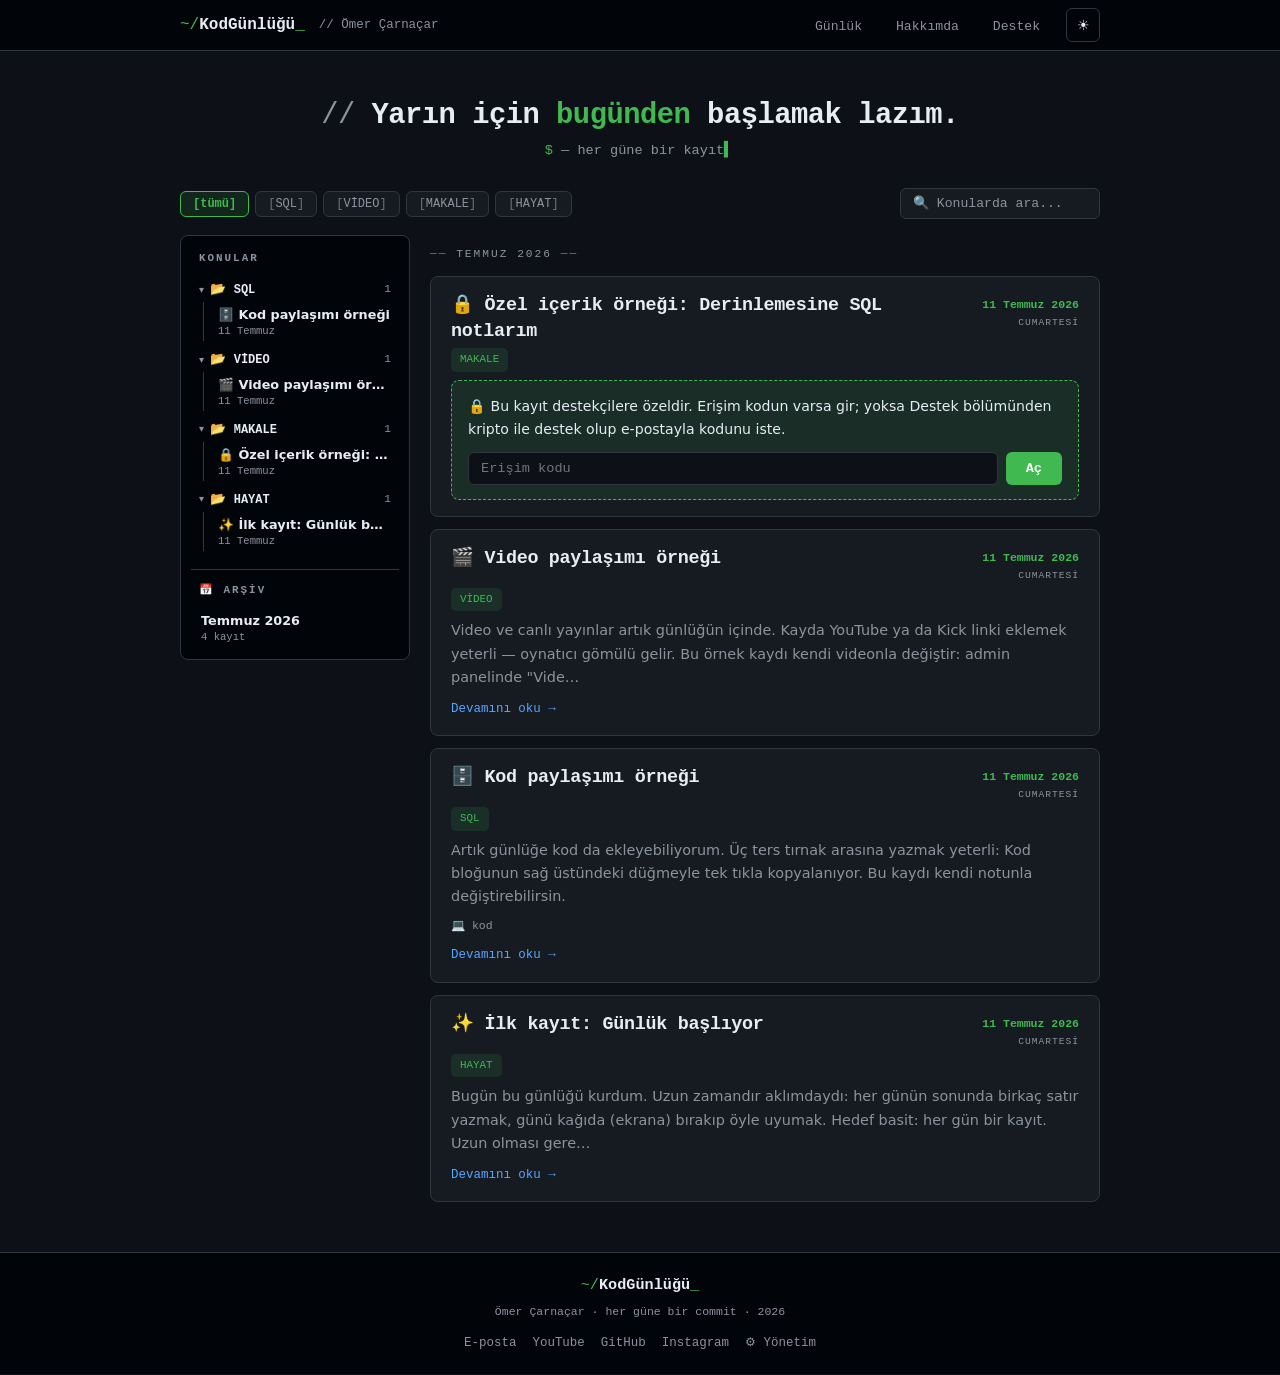
<file: index.html>
<!DOCTYPE html>
<html lang="tr" data-theme="dark">
<head>
  <meta charset="UTF-8">
  <meta name="viewport" content="width=device-width, initial-scale=1.0">
  <title>KodGünlüğü — Ömer Çarnaçar</title>
  <meta name="description" content="Ömer Çarnaçar — LOGO Tiger & Netsis ERP Yöneticisi, MCT. Bir programcının günlüğü: Microsoft, SQL, ERP ve hayat.">
  <link rel="icon" href="data:image/svg+xml,<svg xmlns='http://www.w3.org/2000/svg' viewBox='0 0 100 100'><text y='.9em' font-size='90'>🤖</text></svg>">
  <link rel="stylesheet" href="assets/style.css">
</head>
<body>

  <header class="site-header">
    <nav class="nav container">
      <a href="#" class="brand">KodGünlüğü<span class="brand-dot">_</span></a>
      <span class="brand-sig">Ömer Çarnaçar</span>
      <ul class="nav-links">
        <li><a href="index.html">Günlük</a></li>
        <li><a href="hakkimda.html">Hakkımda</a></li>
        <li><a href="destek.html">Destek</a></li>
      </ul>
      <button id="theme-toggle" class="theme-toggle" title="Tema değiştir" aria-label="Tema değiştir">☾</button>
    </nav>
  </header>

  <main>
    <!-- ============ GÜNLÜK ============ -->
    <section id="gunluk" class="section section-first container">
      <h2 class="gunluk-slogan">Yarın için <span class="vurgu">bugünden</span> başlamak lazım.</h2>
      <p class="gunluk-alt">— her güne bir kayıt</p>
      <div class="filter-row">
        <div id="category-filter" class="filter-bar"></div>
        <input id="diary-search" class="diary-search" type="search" placeholder="🔍 Konularda ara..." autocomplete="off">
      </div>
      <div class="diary-layout">
        <aside class="diary-nav">
          <div id="popular-box" class="popular-box" hidden>
            <h3 class="diary-nav-title">🔥 En Çok Okunanlar</h3>
            <ul id="popular-list" class="diary-nav-list"></ul>
          </div>
          <h3 class="diary-nav-title">Konular</h3>
          <ul id="diary-nav-list" class="diary-nav-list"></ul>
          <h3 class="diary-nav-title arsiv-baslik">📅 Arşiv</h3>
          <ul id="archive-list" class="diary-nav-list"></ul>
        </aside>
        <div id="diary-list" class="diary-list"></div>
      </div>
    </section>

  </main>

  <footer class="site-footer">
    <div class="container footer-inner">
      <p class="footer-brand">KodGünlüğü<span class="brand-dot">_</span></p>
      <p class="footer-note">Ömer Çarnaçar · her güne bir commit · <span id="year"></span></p>
      <div class="footer-links">
        <a href="mailto:omer.carnacar@outlook.com.tr">E-posta</a>
        <a href="#" title="Kendi bağlantını ekle">YouTube</a>
        <a href="#" title="Kendi bağlantını ekle">GitHub</a>
        <a href="#" title="Kendi bağlantını ekle">Instagram</a>
        <a href="admin.html" title="İçerik yönetimi">⚙ Yönetim</a>
      </div>
    </div>
  </footer>

  <script src="assets/data.js"></script>
  <script src="assets/main.js"></script>
</body>
</html>
</file>
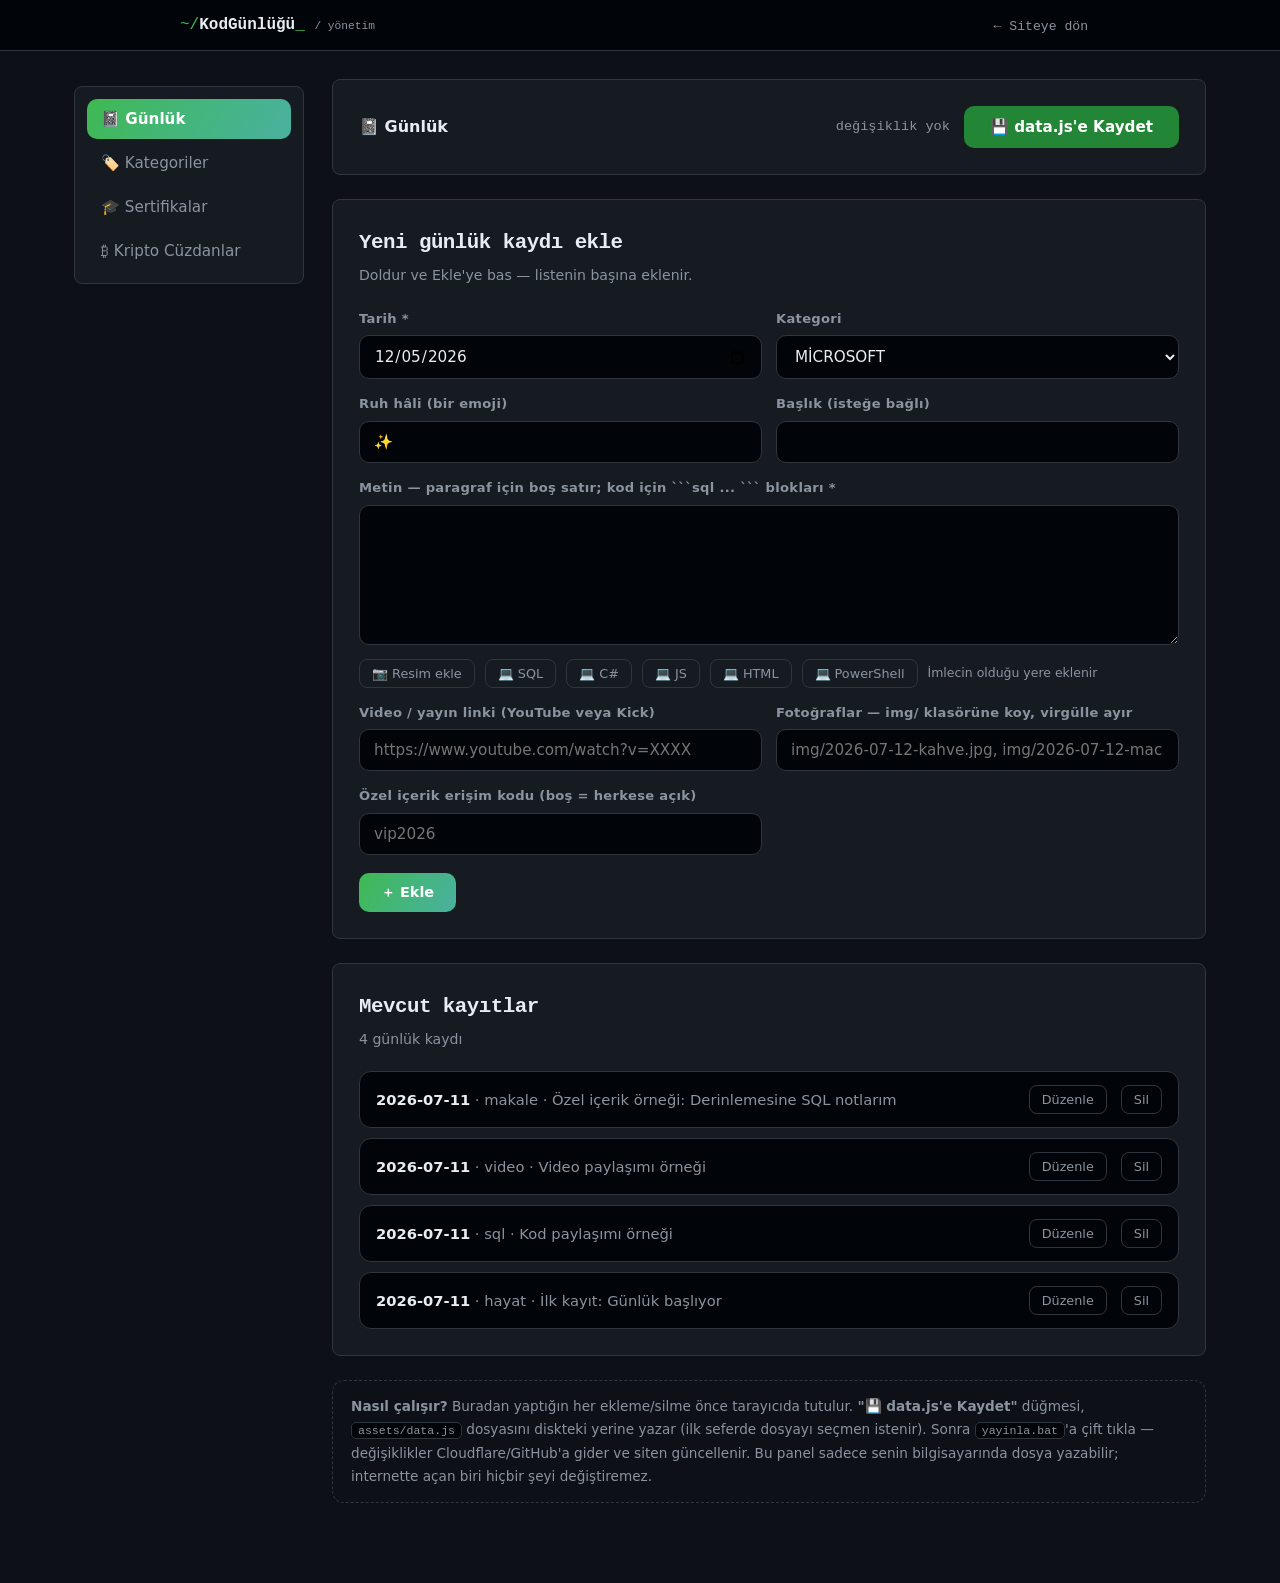
<file: admin.html>
<!DOCTYPE html>
<html lang="tr" data-theme="dark">
<head>
  <meta charset="UTF-8">
  <meta name="viewport" content="width=device-width, initial-scale=1.0">
  <title>Yönetim — KodGünlüğü</title>
  <meta name="robots" content="noindex, nofollow">
  <link rel="icon" href="data:image/svg+xml,<svg xmlns='http://www.w3.org/2000/svg' viewBox='0 0 100 100'><text y='.9em' font-size='90'>⚙️</text></svg>">
  <link rel="stylesheet" href="assets/style.css">
  <style>
    /* ---- Yönetim paneli düzeni ---- */
    .admin-wrap {
      display: grid;
      grid-template-columns: 230px 1fr;
      gap: 28px;
      max-width: 1180px;
      margin: 0 auto;
      padding: 28px 24px 80px;
      align-items: start;
    }

    .admin-side {
      position: sticky;
      top: 86px;
      background: var(--bg-card);
      border: 1px solid var(--border);
      border-radius: var(--radius);
      padding: 12px;
      display: flex;
      flex-direction: column;
      gap: 4px;
    }

    .side-btn {
      text-align: left;
      background: none;
      border: none;
      color: var(--text-dim);
      font-family: var(--font-sans);
      font-size: 0.95rem;
      padding: 11px 14px;
      border-radius: 10px;
      cursor: pointer;
      transition: background 0.15s, color 0.15s;
    }
    .side-btn:hover { background: var(--accent-soft); color: var(--text); }
    .side-btn.active {
      background: linear-gradient(120deg, var(--accent), color-mix(in srgb, var(--accent) 55%, var(--accent-2)));
      color: #fff;
      font-weight: 700;
    }

    .admin-main { display: flex; flex-direction: column; gap: 24px; min-width: 0; }

    .panel {
      background: var(--bg-card);
      border: 1px solid var(--border);
      border-radius: var(--radius);
      padding: 26px;
    }

    .panel h2 {
      font-family: var(--font-display);
      font-size: 1.3rem;
      letter-spacing: -0.5px;
      margin-bottom: 4px;
    }
    .panel-sub { color: var(--text-dim); font-size: 0.88rem; margin-bottom: 20px; }

    .form-grid { display: grid; grid-template-columns: 1fr 1fr; gap: 14px; }
    .form-field { display: flex; flex-direction: column; gap: 6px; }
    .form-field.full { grid-column: 1 / -1; }

    .form-field label {
      font-size: 0.82rem;
      color: var(--text-dim);
      font-weight: 600;
      letter-spacing: 0.3px;
    }

    .form-field input,
    .form-field select,
    .form-field textarea {
      background: var(--bg-soft);
      border: 1px solid var(--border);
      border-radius: 10px;
      color: var(--text);
      font-family: var(--font-sans);
      font-size: 0.95rem;
      padding: 11px 14px;
      outline: none;
      transition: border-color 0.15s;
    }
    .form-field textarea { min-height: 140px; resize: vertical; line-height: 1.6; }
    .form-field input:focus,
    .form-field select:focus,
    .form-field textarea:focus { border-color: var(--accent); }

    .form-actions { margin-top: 18px; display: flex; gap: 12px; align-items: center; flex-wrap: wrap; }

    .editor-bar {
      display: flex;
      gap: 10px;
      align-items: center;
      margin-top: 8px;
      flex-wrap: wrap;
    }
    .editor-hint { color: var(--text-dim); font-size: 0.78rem; }

    .btn-small {
      padding: 10px 22px;
      border-radius: 10px;
      border: none;
      font-size: 0.9rem;
      font-weight: 700;
      cursor: pointer;
      font-family: var(--font-sans);
      transition: transform 0.15s, box-shadow 0.15s;
    }
    .btn-small:hover { transform: translateY(-1px); }
    .btn-add {
      background: linear-gradient(120deg, var(--accent), color-mix(in srgb, var(--accent) 55%, var(--accent-2)));
      color: #fff;
    }
    .btn-cancel { background: var(--bg-soft); color: var(--text-dim); border: 1px solid var(--border); }

    .item-list { display: flex; flex-direction: column; gap: 10px; }

    .item-row {
      display: flex;
      align-items: center;
      gap: 14px;
      background: var(--bg-soft);
      border: 1px solid var(--border);
      border-radius: 12px;
      padding: 13px 16px;
    }
    .item-row.editing { border-color: var(--accent); }

    .item-info { flex: 1; min-width: 0; font-size: 0.92rem; overflow: hidden; text-overflow: ellipsis; white-space: nowrap; }
    .item-info .dim { color: var(--text-dim); }

    .item-btn {
      background: none;
      border: 1px solid var(--border);
      color: var(--text-dim);
      border-radius: 8px;
      padding: 6px 12px;
      font-size: 0.8rem;
      cursor: pointer;
      font-family: var(--font-sans);
      transition: border-color 0.15s, color 0.15s;
    }
    .item-btn:hover { border-color: var(--accent); color: var(--accent); }
    .item-btn.danger:hover { border-color: #e5534b; color: #e5534b; }

    /* Üst çubuk */
    .admin-bar {
      display: flex;
      align-items: center;
      gap: 14px;
      flex-wrap: wrap;
    }
    .admin-bar .spacer { flex: 1; }

    .save-state { font-size: 0.85rem; color: var(--text-dim); font-family: var(--font-mono); }
    .save-state.dirty { color: #e8b339; }
    .save-state.saved { color: #3fb950; }

    .btn-save {
      background: #238636;
      color: #fff;
      padding: 12px 26px;
      border-radius: 10px;
      border: none;
      font-size: 0.95rem;
      font-weight: 700;
      cursor: pointer;
      font-family: var(--font-sans);
    }
    .btn-save:hover { background: #2ea043; }

    .help-box {
      border: 1px dashed var(--border);
      border-radius: 12px;
      padding: 14px 18px;
      color: var(--text-dim);
      font-size: 0.85rem;
      line-height: 1.7;
    }

    @media (max-width: 800px) {
      .admin-wrap { grid-template-columns: 1fr; }
      .admin-side { position: static; flex-direction: row; flex-wrap: wrap; }
      .form-grid { grid-template-columns: 1fr; }
    }
  </style>
</head>
<body>

  <header class="site-header">
    <nav class="nav container">
      <a href="index.html" class="brand">KodGünlüğü<span class="brand-dot">_</span> <span style="font-size:0.7em;color:var(--text-dim);font-weight:400">/ yönetim</span></a>
      <ul class="nav-links">
        <li><a href="index.html">← Siteye dön</a></li>
      </ul>
    </nav>
  </header>

  <div class="admin-wrap">
    <aside class="admin-side" id="sidebar"></aside>

    <main class="admin-main">
      <div class="panel admin-bar">
        <strong id="bar-title">Günlük</strong>
        <span class="spacer"></span>
        <span class="save-state" id="save-state">değişiklik yok</span>
        <button class="btn-save" id="btn-save">💾 data.js'e Kaydet</button>
      </div>

      <div class="panel">
        <h2 id="form-title">Yeni kayıt</h2>
        <p class="panel-sub" id="form-sub"></p>
        <form id="form">
          <div class="form-grid" id="form-fields"></div>
          <div class="form-actions">
            <button type="submit" class="btn-small btn-add" id="btn-submit">＋ Ekle</button>
            <button type="button" class="btn-small btn-cancel" id="btn-cancel" style="display:none">Vazgeç</button>
          </div>
        </form>
      </div>

      <div class="panel">
        <h2 id="list-title">Kayıtlar</h2>
        <p class="panel-sub" id="list-count"></p>
        <div class="item-list" id="item-list"></div>
      </div>

      <div class="help-box">
        <strong>Nasıl çalışır?</strong> Buradan yaptığın her ekleme/silme önce tarayıcıda tutulur.
        <strong>"💾 data.js'e Kaydet"</strong> düğmesi, <code>assets/data.js</code> dosyasını diskteki yerine yazar
        (ilk seferde dosyayı seçmen istenir). Sonra <code>yayinla.bat</code>'a çift tıkla — değişiklikler
        Cloudflare/GitHub'a gider ve siten güncellenir. Bu panel sadece senin bilgisayarında dosya yazabilir;
        internette açan biri hiçbir şeyi değiştiremez.
      </div>
    </main>
  </div>

  <script src="assets/data.js"></script>
  <script src="assets/admin.js"></script>
</body>
</html>
</file>
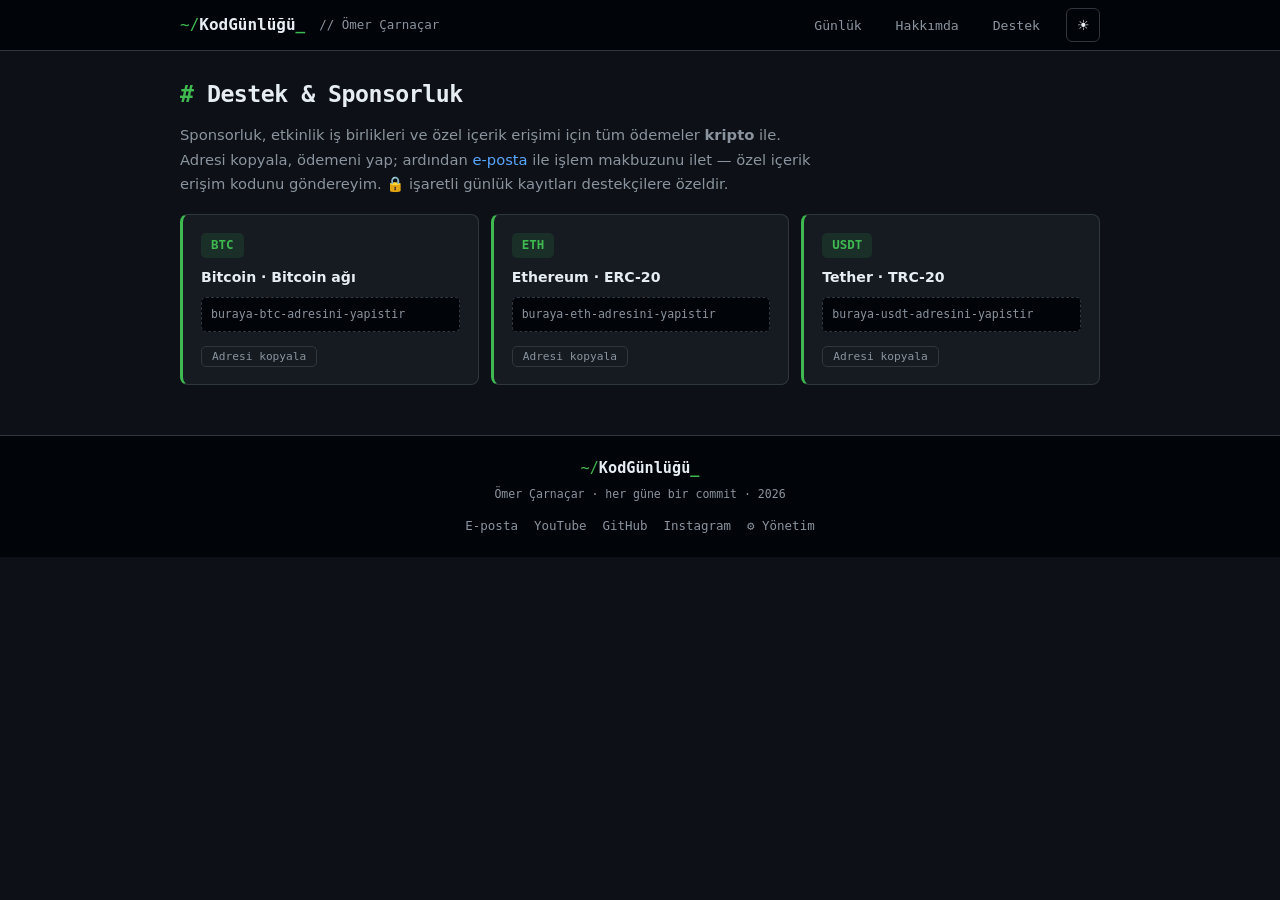
<file: destek.html>
<!DOCTYPE html>
<html lang="tr" data-theme="dark">
<head>
  <meta charset="UTF-8">
  <meta name="viewport" content="width=device-width, initial-scale=1.0">
  <title>Destek &amp; Sponsorluk — KodGünlüğü</title>
  <meta name="description" content="Sponsorluk, etkinlik iş birlikleri ve özel içerik erişimi — ödemeler kripto ile.">
  <link rel="icon" href="data:image/svg+xml,<svg xmlns='http://www.w3.org/2000/svg' viewBox='0 0 100 100'><text y='.9em' font-size='90'>🤖</text></svg>">
  <link rel="stylesheet" href="assets/style.css">
</head>
<body>

  <header class="site-header">
    <nav class="nav container">
      <a href="index.html" class="brand">KodGünlüğü<span class="brand-dot">_</span></a>
      <span class="brand-sig">Ömer Çarnaçar</span>
      <ul class="nav-links">
        <li><a href="index.html">Günlük</a></li>
        <li><a href="hakkimda.html">Hakkımda</a></li>
        <li><a href="destek.html">Destek</a></li>
      </ul>
      <button id="theme-toggle" class="theme-toggle" title="Tema değiştir" aria-label="Tema değiştir">☾</button>
    </nav>
  </header>

  <main>
    <!-- ============ DESTEK & SPONSORLUK (KRİPTO) ============ -->
    <section id="destek" class="section section-first container">
      <h2 class="section-title">Destek &amp; Sponsorluk</h2>
      <p class="section-desc">
        Sponsorluk, etkinlik iş birlikleri ve özel içerik erişimi için tüm ödemeler
        <strong>kripto</strong> ile. Adresi kopyala, ödemeni yap; ardından
        <a href="mailto:omer.carnacar@outlook.com.tr">e-posta</a> ile işlem makbuzunu ilet —
        özel içerik erişim kodunu göndereyim. 🔒 işaretli günlük kayıtları destekçilere özeldir.
      </p>
      <div id="crypto-grid" class="crypto-grid"></div>
    </section>
  </main>

  <footer class="site-footer">
    <div class="container footer-inner">
      <p class="footer-brand">KodGünlüğü<span class="brand-dot">_</span></p>
      <p class="footer-note">Ömer Çarnaçar · her güne bir commit · <span id="year"></span></p>
      <div class="footer-links">
        <a href="mailto:omer.carnacar@outlook.com.tr">E-posta</a>
        <a href="#" title="Kendi bağlantını ekle">YouTube</a>
        <a href="#" title="Kendi bağlantını ekle">GitHub</a>
        <a href="#" title="Kendi bağlantını ekle">Instagram</a>
        <a href="admin.html" title="İçerik yönetimi">⚙ Yönetim</a>
      </div>
    </div>
  </footer>

  <script src="assets/data.js"></script>
  <script src="assets/main.js"></script>
</body>
</html>
</file>
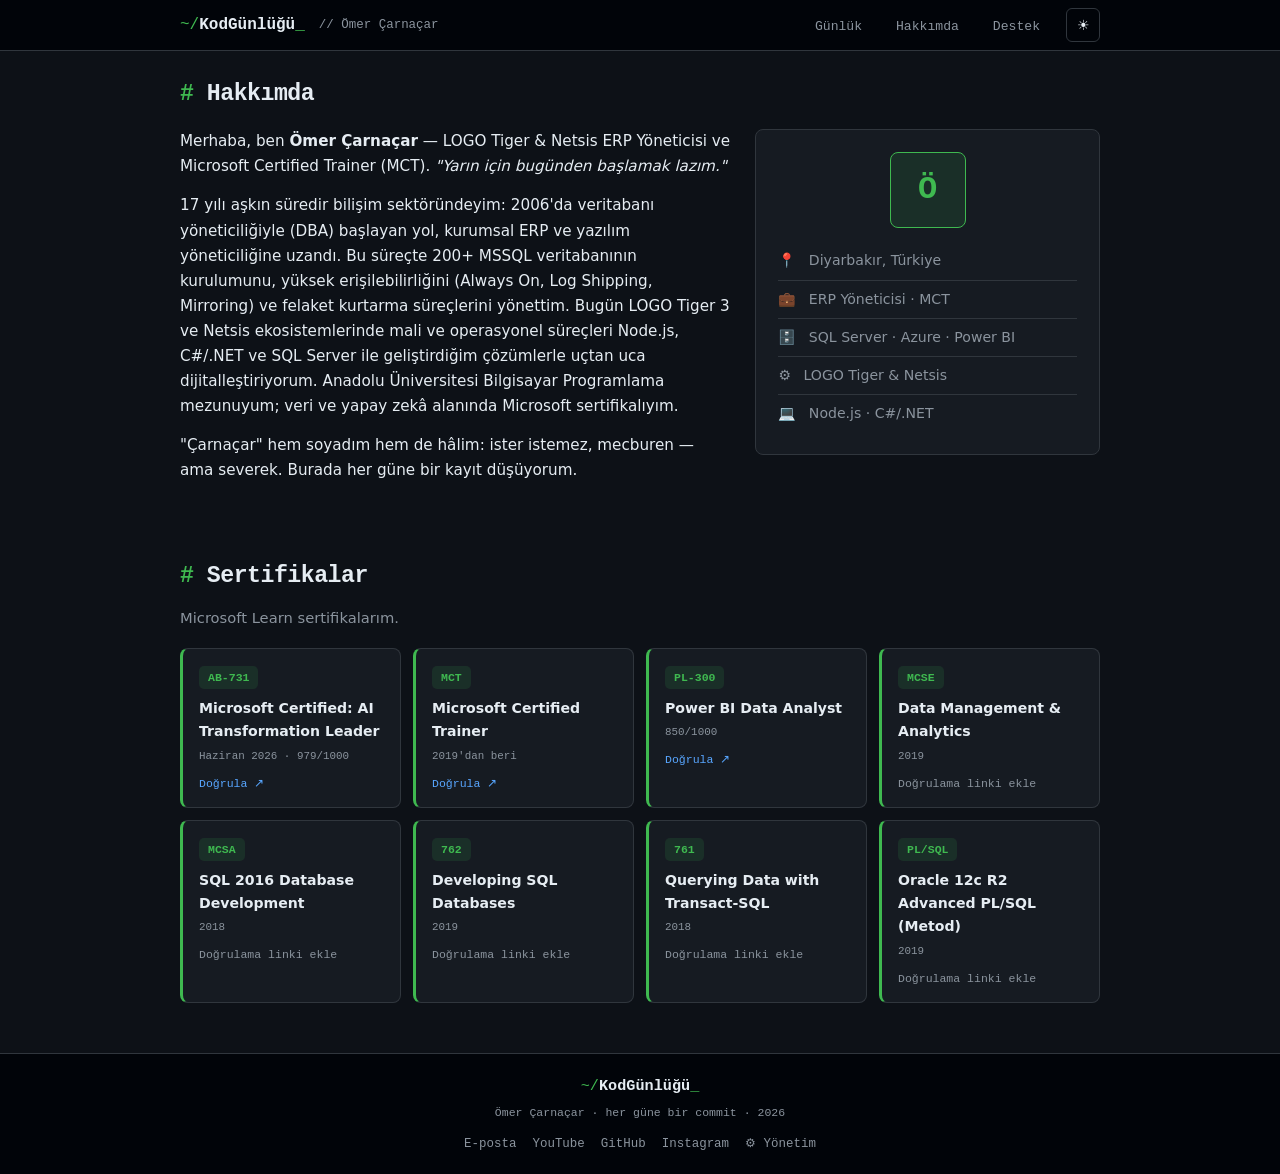
<file: hakkimda.html>
<!DOCTYPE html>
<html lang="tr" data-theme="dark">
<head>
  <meta charset="UTF-8">
  <meta name="viewport" content="width=device-width, initial-scale=1.0">
  <title>Hakkımda — KodGünlüğü</title>
  <meta name="description" content="Ömer Çarnaçar — LOGO Tiger & Netsis ERP Yöneticisi, MCT. Hakkımda ve Microsoft sertifikalarım.">
  <link rel="icon" href="data:image/svg+xml,<svg xmlns='http://www.w3.org/2000/svg' viewBox='0 0 100 100'><text y='.9em' font-size='90'>🤖</text></svg>">
  <link rel="stylesheet" href="assets/style.css">
</head>
<body>

  <header class="site-header">
    <nav class="nav container">
      <a href="index.html" class="brand">KodGünlüğü<span class="brand-dot">_</span></a>
      <span class="brand-sig">Ömer Çarnaçar</span>
      <ul class="nav-links">
        <li><a href="index.html">Günlük</a></li>
        <li><a href="hakkimda.html">Hakkımda</a></li>
        <li><a href="destek.html">Destek</a></li>
      </ul>
      <button id="theme-toggle" class="theme-toggle" title="Tema değiştir" aria-label="Tema değiştir">☾</button>
    </nav>
  </header>

  <main>
    <!-- ============ HAKKIMDA ============ -->
    <section id="hakkimda" class="section section-first container">
      <h2 class="section-title">Hakkımda</h2>
      <div class="about-grid">
        <div class="about-text">
          <p>
            Merhaba, ben <strong>Ömer Çarnaçar</strong> — LOGO Tiger &amp; Netsis ERP Yöneticisi
            ve Microsoft Certified Trainer (MCT). <em>"Yarın için bugünden başlamak lazım."</em>
          </p>
          <p>
            17 yılı aşkın süredir bilişim sektöründeyim: 2006'da veritabanı yöneticiliğiyle (DBA)
            başlayan yol, kurumsal ERP ve yazılım yöneticiliğine uzandı. Bu süreçte 200+ MSSQL
            veritabanının kurulumunu, yüksek erişilebilirliğini (Always On, Log Shipping, Mirroring)
            ve felaket kurtarma süreçlerini yönettim. Bugün LOGO Tiger 3 ve Netsis ekosistemlerinde
            mali ve operasyonel süreçleri Node.js, C#/.NET ve SQL Server ile geliştirdiğim
            çözümlerle uçtan uca dijitalleştiriyorum. Anadolu Üniversitesi Bilgisayar Programlama
            mezunuyum; veri ve yapay zekâ alanında Microsoft sertifikalıyım.
          </p>
          <p>
            "Çarnaçar" hem soyadım hem de hâlim: ister istemez, mecburen — ama severek.
            Burada her güne bir kayıt düşüyorum.
          </p>
        </div>
        <div class="about-card">
          <div class="about-avatar">Ö</div>
          <ul class="about-facts">
            <li><span>📍</span> Diyarbakır, Türkiye</li>
            <li><span>💼</span> ERP Yöneticisi · MCT</li>
            <li><span>🗄️</span> SQL Server · Azure · Power BI</li>
            <li><span>⚙️</span> LOGO Tiger &amp; Netsis</li>
            <li><span>💻</span> Node.js · C#/.NET</li>
          </ul>
        </div>
      </div>
    </section>

    <!-- ============ SERTİFİKALAR ============ -->
    <section id="sertifikalar" class="section container">
      <h2 class="section-title">Sertifikalar</h2>
      <p class="section-desc">Microsoft Learn sertifikalarım.</p>
      <div id="cert-grid" class="cert-grid"></div>
    </section>
  </main>

  <footer class="site-footer">
    <div class="container footer-inner">
      <p class="footer-brand">KodGünlüğü<span class="brand-dot">_</span></p>
      <p class="footer-note">Ömer Çarnaçar · her güne bir commit · <span id="year"></span></p>
      <div class="footer-links">
        <a href="mailto:omer.carnacar@outlook.com.tr">E-posta</a>
        <a href="#" title="Kendi bağlantını ekle">YouTube</a>
        <a href="#" title="Kendi bağlantını ekle">GitHub</a>
        <a href="#" title="Kendi bağlantını ekle">Instagram</a>
        <a href="admin.html" title="İçerik yönetimi">⚙ Yönetim</a>
      </div>
    </div>
  </footer>

  <script src="assets/data.js"></script>
  <script src="assets/main.js"></script>
</body>
</html>
</file>
<file: assets/style.css>
/* ============================================================
   KodGünlüğü — programcı blogu teması (kod editörü estetiği)
   Varsayılan: koyu (GitHub Dark tarzı). Açık tema da mevcut.
   ============================================================ */

:root {
  --font-mono: "Cascadia Code", "Consolas", "JetBrains Mono", monospace;
  --font-sans: "Segoe UI Variable Text", "Segoe UI", system-ui, sans-serif;
  --font-display: var(--font-mono); /* programcı blogu: başlıklar mono */
  --maxw: 960px;
  --radius: 8px;
}

[data-theme="dark"] {
  --bg: #0d1117;
  --bg-soft: #010409;
  --bg-card: #161b22;
  --text: #e6edf3;
  --text-dim: #8b949e;
  --accent: #3fb950;        /* terminal yeşili */
  --accent-2: #58a6ff;      /* link mavisi */
  --accent-soft: rgba(63, 185, 80, 0.12);
  --border: #30363d;
  --border-hover: #6e7681;
  --shadow: 0 8px 24px rgba(1, 4, 9, 0.6);
  --tok-kw: #ff7b72;
  --tok-str: #a5d6ff;
  --tok-num: #79c0ff;
}

[data-theme="light"] {
  --bg: #ffffff;
  --bg-soft: #f6f8fa;
  --bg-card: #ffffff;
  --text: #1f2328;
  --text-dim: #656d76;
  --accent: #1a7f37;
  --accent-2: #0969da;
  --accent-soft: rgba(26, 127, 55, 0.1);
  --border: #d0d7de;
  --border-hover: #8c959f;
  --shadow: 0 8px 24px rgba(31, 35, 40, 0.08);
  --tok-kw: #cf222e;
  --tok-str: #0a3069;
  --tok-num: #0550ae;
}

* { margin: 0; padding: 0; box-sizing: border-box; }

html { scroll-behavior: smooth; }

body {
  background: var(--bg);
  color: var(--text);
  font-family: var(--font-sans);
  line-height: 1.65;
  transition: background 0.2s, color 0.2s;
}

.container { max-width: var(--maxw); margin: 0 auto; padding: 0 20px; }

a { color: var(--accent-2); text-decoration: none; }
a:hover { text-decoration: underline; }

code {
  font-family: var(--font-mono);
  font-size: 0.85em;
  background: var(--bg-soft);
  border: 1px solid var(--border);
  padding: 1px 6px;
  border-radius: 5px;
}

::selection { background: var(--accent-2); color: var(--bg); }

/* ---------- Üst çubuk: terminal başlığı ---------- */
.site-header {
  position: sticky;
  top: 0;
  z-index: 50;
  background: var(--bg-soft);
  border-bottom: 1px solid var(--border);
}

.nav {
  display: flex;
  align-items: center;
  gap: 14px;
  height: 50px;
}

.brand {
  font-family: var(--font-mono);
  font-size: 1rem;
  font-weight: 700;
  color: var(--text);
  letter-spacing: 0;
}
.brand::before { content: "~/"; color: var(--accent); font-weight: 400; }
.brand:hover { text-decoration: none; }
.brand-dot {
  color: var(--accent);
  animation: imlec-yanip 1.1s steps(1) infinite;
}
@keyframes imlec-yanip { 50% { opacity: 0; } }

.brand-sig {
  font-family: var(--font-mono);
  font-size: 0.78rem;
  color: var(--text-dim);
  white-space: nowrap;
}
.brand-sig::before { content: "// "; }

@media (max-width: 620px) {
  .brand-sig { display: none; }
}

.nav-links {
  display: flex;
  gap: 2px;
  list-style: none;
  margin-left: auto;
  flex-wrap: wrap;
}
.nav-links a {
  font-family: var(--font-mono);
  color: var(--text-dim);
  font-size: 0.82rem;
  padding: 6px 12px;
  border-radius: 6px;
  transition: color 0.15s, background 0.15s;
}
.nav-links a::before { content: "."; color: var(--accent); opacity: 0; }
.nav-links a:hover {
  color: var(--text);
  background: var(--bg-card);
  text-decoration: none;
}

.theme-toggle {
  background: none;
  border: 1px solid var(--border);
  color: var(--text);
  width: 34px;
  height: 34px;
  border-radius: 6px;
  cursor: pointer;
  font-size: 0.9rem;
  transition: border-color 0.15s;
}
.theme-toggle:hover { border-color: var(--border-hover); }

/* ---------- Bölümler ---------- */
.section { padding: 30px 20px; }
.section-first { padding-top: 24px; }

.section-title {
  font-family: var(--font-mono);
  font-size: clamp(1.15rem, 2.6vw, 1.45rem);
  font-weight: 700;
  letter-spacing: -0.5px;
  margin-bottom: 10px;
}
.section-title::before { content: "# "; color: var(--accent); }

.section-desc {
  color: var(--text-dim);
  font-size: 0.92rem;
  margin-bottom: 18px;
  max-width: 640px;
}

/* ---------- Günlük sloganı: kod yorumu gibi ---------- */
.gunluk-slogan {
  font-family: var(--font-mono);
  font-size: clamp(1.15rem, 3.2vw, 1.8rem);
  font-weight: 700;
  letter-spacing: -0.5px;
  line-height: 1.35;
  text-align: center;
  margin: 22px 0 4px;
}
.gunluk-slogan::before { content: "// "; color: var(--text-dim); font-weight: 400; }
.gunluk-slogan .vurgu { color: var(--accent); }

.gunluk-alt {
  font-family: var(--font-mono);
  text-align: center;
  color: var(--text-dim);
  font-size: 0.85rem;
  margin-bottom: 26px;
}
.gunluk-alt::before { content: "$ "; color: var(--accent); }
.gunluk-alt::after {
  content: "▍";
  color: var(--accent);
  animation: imlec-yanip 1.1s steps(1) infinite;
}

/* ---------- Filtreler ve arama ---------- */
.filter-row {
  display: flex;
  align-items: center;
  gap: 10px;
  flex-wrap: wrap;
  margin-bottom: 16px;
}

.filter-bar { display: flex; gap: 6px; flex-wrap: wrap; }

.chip {
  font-family: var(--font-mono);
  font-size: 0.75rem;
  padding: 5px 12px;
  border-radius: 6px;
  border: 1px solid var(--border);
  background: var(--bg-card);
  color: var(--text-dim);
  cursor: pointer;
  transition: border-color 0.15s, color 0.15s, background 0.15s;
}
.chip::before { content: "["; color: var(--border-hover); }
.chip::after { content: "]"; color: var(--border-hover); }
.chip:hover { border-color: var(--border-hover); color: var(--text); }
.chip.active {
  background: var(--accent-soft);
  border-color: var(--accent);
  color: var(--accent);
  font-weight: 700;
}
.chip.active::before, .chip.active::after { color: var(--accent); }

.diary-search {
  margin-left: auto;
  min-width: 200px;
  background: var(--bg-card);
  border: 1px solid var(--border);
  border-radius: 6px;
  color: var(--text);
  font-family: var(--font-mono);
  font-size: 0.82rem;
  padding: 7px 12px;
  outline: none;
  transition: border-color 0.15s;
}
.diary-search:focus { border-color: var(--accent-2); }
.diary-search::placeholder { color: var(--text-dim); }

@media (max-width: 700px) {
  .diary-search { margin-left: 0; width: 100%; }
}

/* ---------- Blog düzeni: dosya gezgini + yazılar ---------- */
.diary-layout {
  display: grid;
  grid-template-columns: 230px 1fr;
  gap: 20px;
  align-items: start;
}

.diary-nav {
  position: sticky;
  top: 66px;
  background: var(--bg-soft);
  border: 1px solid var(--border);
  border-radius: var(--radius);
  padding: 12px 10px;
  max-height: calc(100vh - 90px);
  overflow-y: auto;
}

.diary-nav-title {
  font-family: var(--font-mono);
  font-size: 0.68rem;
  font-weight: 700;
  letter-spacing: 2px;
  text-transform: uppercase;
  color: var(--text-dim);
  padding: 2px 8px 8px;
}

.arsiv-baslik { margin-top: 14px; padding-top: 12px; border-top: 1px solid var(--border); }

.diary-nav-list { list-style: none; display: flex; flex-direction: column; gap: 1px; }

.popular-box { padding-bottom: 10px; margin-bottom: 10px; border-bottom: 1px solid var(--border); }
.popular-box[hidden] { display: none; }

/* Kategori grupları: klasör görünümü */
.nav-grup { list-style: none; }

.nav-grup-baslik {
  display: flex;
  align-items: center;
  gap: 6px;
  width: 100%;
  background: none;
  border: none;
  cursor: pointer;
  padding: 5px 8px;
  border-radius: 6px;
  font-family: var(--font-mono);
  font-size: 0.75rem;
  color: var(--text);
  transition: background 0.15s;
}
.nav-grup-baslik:hover { background: var(--bg-card); }

.nav-grup-ok {
  color: var(--text-dim);
  font-size: 0.65rem;
  transition: transform 0.15s;
}
.nav-grup:not(.open) .nav-grup-ok { transform: rotate(-90deg); }

.nav-grup-ad { font-weight: 700; }
.nav-grup-ad::before { content: "📁 "; font-size: 0.8rem; }
.nav-grup.open .nav-grup-ad::before { content: "📂 "; }

.nav-grup-adet {
  margin-left: auto;
  color: var(--text-dim);
  font-size: 0.7rem;
}

.nav-grup-liste {
  list-style: none;
  margin: 0 0 4px 12px;
  border-left: 1px solid var(--border);
  padding-left: 4px;
  display: none;
}
.nav-grup.open .nav-grup-liste { display: block; }

.diary-nav-item {
  display: block;
  width: 100%;
  text-align: left;
  background: none;
  border: none;
  border-left: 2px solid transparent;
  border-radius: 0 6px 6px 0;
  padding: 4px 8px;
  cursor: pointer;
  font-family: var(--font-sans);
  transition: background 0.15s, border-color 0.15s;
}
.diary-nav-item:hover { background: var(--bg-card); }
.diary-nav-item.active { border-left-color: var(--accent); background: var(--bg-card); }

.dn-title {
  display: block;
  color: var(--text);
  font-size: 0.8rem;
  font-weight: 600;
  line-height: 1.4;
  overflow: hidden;
  text-overflow: ellipsis;
  white-space: nowrap;
}

.dn-date {
  display: block;
  color: var(--text-dim);
  font-family: var(--font-mono);
  font-size: 0.66rem;
  margin-top: 1px;
}

.arsiv-item.active { background: var(--accent-soft); border-left-color: var(--accent); }

/* ---------- Yazı kartları: editör panelleri ---------- */
.diary-list { display: flex; flex-direction: column; gap: 12px; }

.diary-month {
  font-family: var(--font-mono);
  font-size: 0.7rem;
  font-weight: 400;
  color: var(--text-dim);
  letter-spacing: 2px;
  text-transform: uppercase;
  margin: 10px 0 0;
}
.diary-month::before { content: "── "; color: var(--border-hover); }
.diary-month::after { content: " ──"; color: var(--border-hover); }

.diary-empty { color: var(--text-dim); font-style: italic; }

.diary-card {
  display: block;
  background: var(--bg-card);
  border: 1px solid var(--border);
  border-radius: var(--radius);
  padding: 16px 20px;
  cursor: pointer;
  scroll-margin-top: 66px;
  transition: border-color 0.15s;
}
.diary-card:hover { border-color: var(--border-hover); }
.diary-card:hover .diary-title-big { color: var(--accent-2); }

.diary-head {
  display: flex;
  align-items: flex-start;
  justify-content: space-between;
  gap: 12px;
  margin-bottom: 4px;
}

.diary-title-big {
  font-family: var(--font-mono);
  font-size: clamp(0.98rem, 2.2vw, 1.15rem);
  font-weight: 700;
  letter-spacing: -0.3px;
  line-height: 1.4;
  transition: color 0.15s;
}

.diary-date-right {
  flex-shrink: 0;
  text-align: right;
  padding-top: 2px;
}

.dd-date {
  font-family: var(--font-mono);
  font-size: 0.72rem;
  font-weight: 700;
  color: var(--accent);
  white-space: nowrap;
}

.dd-day {
  font-family: var(--font-mono);
  font-size: 0.6rem;
  letter-spacing: 1px;
  text-transform: uppercase;
  color: var(--text-dim);
  margin-top: 1px;
}

.diary-meta {
  display: flex;
  align-items: center;
  gap: 8px;
  margin-bottom: 8px;
  flex-wrap: wrap;
}
.diary-mood { font-size: 1em; }

.tag {
  font-family: var(--font-mono);
  font-size: 0.68rem;
  background: var(--accent-soft);
  color: var(--accent);
  padding: 2px 8px;
  border-radius: 5px;
  border: 1px solid transparent;
}

/* Liste özeti */
.diary-excerpt {
  color: var(--text-dim);
  font-size: 0.9rem;
  line-height: 1.6;
}

.diary-badges {
  margin-top: 8px;
  font-family: var(--font-mono);
  font-size: 0.72rem;
  color: var(--text-dim);
}

.post-more {
  margin-top: 10px;
  font-family: var(--font-mono);
  font-size: 0.78rem;
  color: var(--accent-2);
}

/* Detay (ana içerik) görünümü */
.back-btn {
  display: inline-flex;
  align-items: center;
  gap: 6px;
  background: var(--bg-card);
  border: 1px solid var(--border);
  border-radius: 6px;
  color: var(--text-dim);
  font-family: var(--font-mono);
  font-size: 0.78rem;
  font-weight: 600;
  padding: 6px 14px;
  margin-bottom: 12px;
  cursor: pointer;
  transition: border-color 0.15s, color 0.15s;
}
.back-btn:hover { border-color: var(--accent); color: var(--accent); }
.back-btn::before { content: "cd .. "; color: var(--accent); }

.diary-card.detail { cursor: default; }
.diary-card.detail .diary-title-big { font-size: clamp(1.1rem, 2.6vw, 1.4rem); }
.diary-card.detail:hover { border-color: var(--border); }
.diary-card.detail:hover .diary-title-big { color: var(--text); }

.diary-text { color: var(--text); font-size: 0.94rem; }
.diary-para { white-space: pre-line; margin-bottom: 10px; }
.diary-para:last-child { margin-bottom: 0; }

/* ---------- Kod blokları ---------- */
.code-block {
  border: 1px solid var(--border);
  border-radius: var(--radius);
  overflow: hidden;
  margin: 12px 0;
  background: var(--bg-soft);
}

.code-head {
  display: flex;
  align-items: center;
  justify-content: space-between;
  padding: 6px 12px;
  background: var(--bg-card);
  border-bottom: 1px solid var(--border);
}

.code-lang {
  font-family: var(--font-mono);
  font-size: 0.68rem;
  letter-spacing: 1px;
  color: var(--accent);
  font-weight: 700;
}

.code-copy {
  background: none;
  border: 1px solid var(--border);
  color: var(--text-dim);
  font-family: var(--font-mono);
  font-size: 0.7rem;
  padding: 3px 10px;
  border-radius: 5px;
  cursor: pointer;
  transition: border-color 0.15s, color 0.15s;
}
.code-copy:hover { border-color: var(--accent); color: var(--accent); }

.code-block pre { margin: 0; padding: 12px 14px; overflow-x: auto; }

.code-block code {
  font-family: var(--font-mono);
  font-size: 0.82rem;
  line-height: 1.6;
  background: none;
  border: none;
  padding: 0;
  color: var(--text);
  white-space: pre;
}

.tok-kw { color: var(--tok-kw); font-weight: 600; }
.tok-string { color: var(--tok-str); }
.tok-num { color: var(--tok-num); }
.tok-comment { color: var(--text-dim); font-style: italic; }

/* ---------- Yazı içi resim, galeri, video ---------- */
.diary-inline-img {
  display: block;
  max-width: 100%;
  max-height: 420px;
  border-radius: var(--radius);
  border: 1px solid var(--border);
  margin: 12px 0;
  cursor: zoom-in;
}

.diary-photos { display: flex; gap: 8px; flex-wrap: wrap; margin-top: 12px; }

.diary-photo {
  width: 104px;
  height: 104px;
  object-fit: cover;
  border-radius: var(--radius);
  border: 1px solid var(--border);
  cursor: zoom-in;
  transition: border-color 0.15s;
}
.diary-photo:hover { border-color: var(--accent-2); }

.diary-card:not(.open) .diary-photos { flex-wrap: nowrap; overflow: hidden; }

.diary-video {
  margin: 12px 0;
  border-radius: var(--radius);
  overflow: hidden;
  border: 1px solid var(--border);
  background: #000;
}
.diary-video iframe { display: block; width: 100%; aspect-ratio: 16 / 9; border: none; }

.diary-video-link {
  display: inline-block;
  margin: 10px 0;
  padding: 8px 16px;
  border: 1px solid var(--accent-2);
  border-radius: 6px;
  color: var(--accent-2);
  font-family: var(--font-mono);
  font-weight: 600;
  font-size: 0.82rem;
}
.diary-video-link:hover { background: var(--accent-2); color: var(--bg); text-decoration: none; }

/* ---------- Özel (kilitli) içerik ---------- */
.diary-lock {
  margin-top: 6px;
  border: 1px dashed var(--accent);
  border-radius: var(--radius);
  padding: 14px 16px;
  background: var(--accent-soft);
}

.lock-msg { color: var(--text); font-size: 0.88rem; margin-bottom: 10px; }

.lock-row { display: flex; gap: 8px; flex-wrap: wrap; }

.lock-input {
  flex: 1;
  min-width: 150px;
  background: var(--bg);
  border: 1px solid var(--border);
  border-radius: 6px;
  color: var(--text);
  font-family: var(--font-mono);
  font-size: 0.85rem;
  padding: 8px 12px;
  outline: none;
}
.lock-input:focus { border-color: var(--accent); }

.lock-btn {
  background: var(--accent);
  color: #fff;
  border: none;
  border-radius: 6px;
  padding: 8px 20px;
  font-family: var(--font-mono);
  font-weight: 700;
  font-size: 0.85rem;
  cursor: pointer;
}
.lock-btn:hover { filter: brightness(1.15); }

/* ---------- Lightbox ---------- */
.lightbox {
  position: fixed;
  inset: 0;
  z-index: 100;
  background: rgba(1, 4, 9, 0.92);
  display: flex;
  flex-direction: column;
  align-items: center;
  justify-content: center;
  gap: 12px;
  cursor: zoom-out;
  animation: lightbox-in 0.15s ease-out;
}
@keyframes lightbox-in { from { opacity: 0; } to { opacity: 1; } }

.lightbox img {
  max-width: 92vw;
  max-height: 84vh;
  border-radius: var(--radius);
  border: 1px solid var(--border);
}

.lightbox-hint {
  color: var(--text-dim);
  font-size: 0.78rem;
  font-family: var(--font-mono);
}

/* ---------- Hakkımda ---------- */
.about-grid {
  display: grid;
  grid-template-columns: 1.6fr 1fr;
  gap: 24px;
  align-items: start;
  margin-top: 16px;
}

.about-text p { margin-bottom: 14px; font-size: 0.95rem; }
.about-note { color: var(--text-dim); font-size: 0.88rem; }

.about-card {
  background: var(--bg-card);
  border: 1px solid var(--border);
  border-radius: var(--radius);
  padding: 22px;
  text-align: center;
}

.about-avatar {
  width: 76px;
  height: 76px;
  margin: 0 auto 14px;
  border-radius: var(--radius);
  background: var(--accent-soft);
  border: 1px solid var(--accent);
  color: var(--accent);
  font-family: var(--font-mono);
  font-size: 2rem;
  font-weight: 700;
  display: flex;
  align-items: center;
  justify-content: center;
}

.about-facts {
  list-style: none;
  text-align: left;
  color: var(--text-dim);
  font-size: 0.88rem;
}
.about-facts li { padding: 7px 0; border-bottom: 1px solid var(--border); }
.about-facts li:last-child { border-bottom: none; }
.about-facts span { margin-right: 8px; }

/* ---------- Sertifikalar ---------- */
.cert-grid {
  display: grid;
  grid-template-columns: repeat(auto-fill, minmax(220px, 1fr));
  gap: 12px;
}

.cert-card {
  position: relative;
  display: block;
  background: var(--bg-card);
  border: 1px solid var(--border);
  border-left: 3px solid var(--accent);
  border-radius: var(--radius);
  padding: 14px 16px;
  color: var(--text);
  transition: border-color 0.15s;
}
.cert-card:hover { border-color: var(--border-hover); border-left-color: var(--accent); text-decoration: none; }

.cert-code {
  display: inline-block;
  font-family: var(--font-mono);
  font-size: 0.72rem;
  font-weight: 700;
  color: var(--accent);
  background: var(--accent-soft);
  padding: 2px 9px;
  border-radius: 5px;
}

.cert-name { font-weight: 600; font-size: 0.88rem; margin-top: 8px; }

.cert-date {
  font-family: var(--font-mono);
  font-size: 0.68rem;
  color: var(--text-dim);
  margin-top: 4px;
}

.cert-verify { font-family: var(--font-mono); font-size: 0.72rem; color: var(--text-dim); margin-top: 8px; }
a.cert-card .cert-verify { color: var(--accent-2); }

/* ---------- Kripto cüzdanlar ---------- */
.crypto-grid {
  display: grid;
  grid-template-columns: repeat(auto-fill, minmax(250px, 1fr));
  gap: 12px;
}

.crypto-card {
  background: var(--bg-card);
  border: 1px solid var(--border);
  border-left: 3px solid var(--accent);
  border-radius: var(--radius);
  padding: 16px 18px;
}

.crypto-code {
  display: inline-block;
  font-family: var(--font-mono);
  font-size: 0.78rem;
  font-weight: 700;
  color: var(--accent);
  background: var(--accent-soft);
  padding: 2px 10px;
  border-radius: 5px;
}

.crypto-name { font-weight: 600; margin-top: 8px; font-size: 0.88rem; }

.crypto-addr {
  font-family: var(--font-mono);
  font-size: 0.72rem;
  color: var(--text-dim);
  margin: 8px 0 10px;
  word-break: break-all;
  background: var(--bg-soft);
  border: 1px dashed var(--border);
  border-radius: 5px;
  padding: 7px 9px;
}

/* ---------- Footer ---------- */
.site-footer {
  border-top: 1px solid var(--border);
  padding: 20px 0;
  margin-top: 20px;
  background: var(--bg-soft);
}

.footer-inner { text-align: center; }

.footer-brand {
  font-family: var(--font-mono);
  font-size: 0.95rem;
  font-weight: 700;
}
.footer-brand::before { content: "~/"; color: var(--accent); font-weight: 400; }

.footer-note {
  font-family: var(--font-mono);
  color: var(--text-dim);
  font-size: 0.72rem;
  margin: 4px 0 12px;
}

.footer-links { display: flex; gap: 16px; justify-content: center; flex-wrap: wrap; }
.footer-links a {
  font-family: var(--font-mono);
  color: var(--text-dim);
  font-size: 0.78rem;
}
.footer-links a:hover { color: var(--accent-2); }

/* ---------- Mobil ---------- */
@media (max-width: 860px) {
  .diary-layout { grid-template-columns: 1fr; }
  .diary-nav { position: static; max-height: 240px; }
}

@media (max-width: 760px) {
  .nav { height: auto; padding: 10px 0; flex-wrap: wrap; }
  .nav-links { gap: 2px; width: 100%; order: 3; }
  .about-grid { grid-template-columns: 1fr; }
  .section { padding: 24px 20px; }
}

@media (max-width: 560px) {
  .diary-head { flex-direction: column; gap: 6px; }
  .diary-date-right { text-align: left; }
}
</file>
